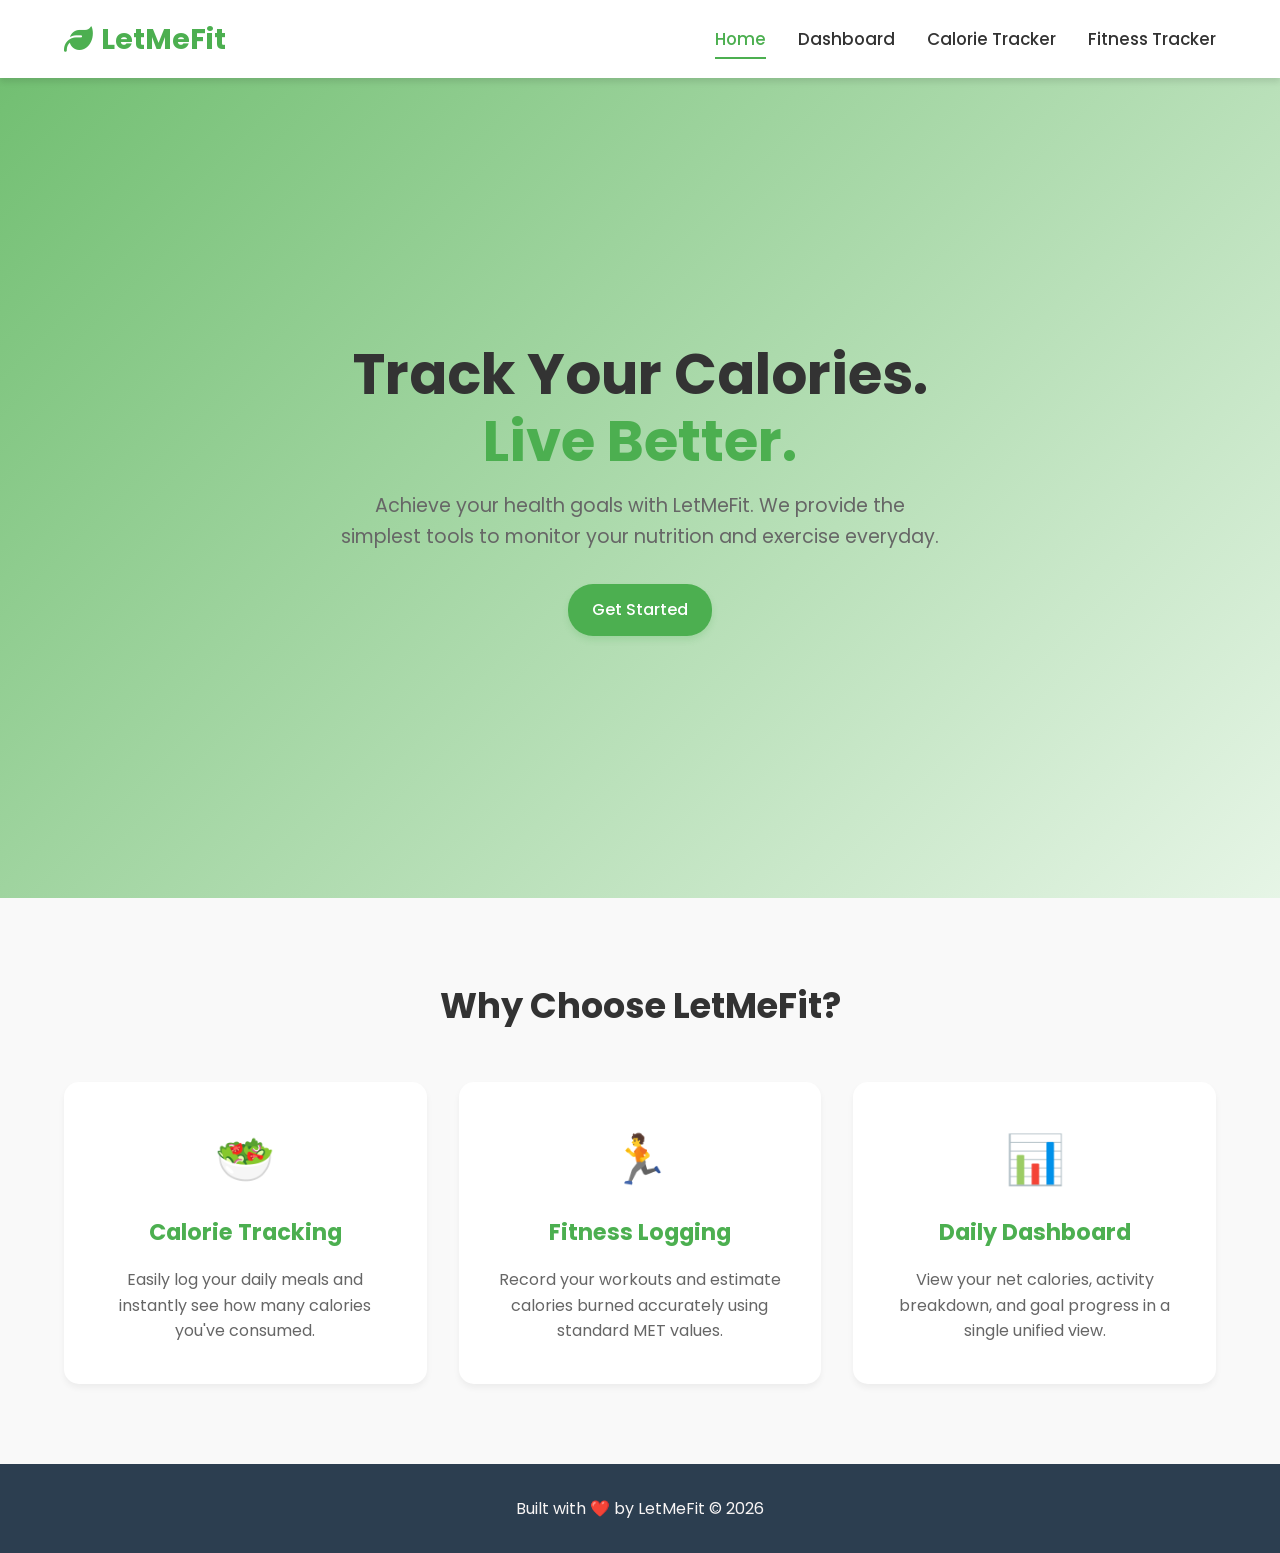
<file: index.html>
<!DOCTYPE html>
<html lang="en">

<head>
  <meta charset="UTF-8">
  <meta name="viewport" content="width=device-width, initial-scale=1.0">
  <title>LetMeFit - Track Your Calories. Live Better.</title>
  <link rel="stylesheet" href="css/style.css">
  <link rel="stylesheet" href="https://cdnjs.cloudflare.com/ajax/libs/font-awesome/6.4.0/css/all.min.css">
  <style>
    .features {
      padding: 5rem 5%;
      background-color: var(--light-bg);
      text-align: center;
    }

    .features h2 {
      font-size: 2.2rem;
      margin-bottom: 3rem;
      color: var(--text-color);
    }

    .feature-grid {
      display: grid;
      grid-template-columns: repeat(auto-fit, minmax(300px, 1fr));
      gap: 2rem;
      max-width: 1200px;
      margin: 0 auto;
    }

    .feature-card {
      background: #fff;
      padding: 2.5rem 2rem;
      border-radius: 15px;
      box-shadow: 0 4px 6px rgba(0, 0, 0, 0.05);
      transition: transform 0.3s ease, box-shadow 0.3s ease;
    }

    .feature-card:hover {
      transform: translateY(-5px);
      box-shadow: 0 10px 20px rgba(0, 0, 0, 0.1);
    }

    .feature-icon {
      font-size: 3rem;
      margin-bottom: 1rem;
    }

    .feature-card h3 {
      font-size: 1.4rem;
      margin-bottom: 1rem;
      color: var(--primary-color);
    }

    .feature-card p {
      color: #666;
    }

    footer {
      background-color: #2c3e50;
      color: #f8f5f5;
      text-align: center;
      padding: 2rem 0;
      margin-top: auto;
    }
  </style>
</head>

<body>
  <nav class="navbar">
    <div class="logo">
      <a href="index.html"><i class="fas fa-leaf"></i> LetMeFit</a>
    </div>
    <ul class="nav-links">
      <li><a href="index.html" class="active">Home</a></li>
      <li><a href="dashboard.html">Dashboard</a></li>
      <li><a href="calorie-tracker.html">Calorie Tracker</a></li>
      <li><a href="fitness-tracker.html">Fitness Tracker</a></li>
    </ul>
    <div class="menu-toggle">
      <i class="fas fa-bars"></i>
    </div>
  </nav>

  <section class="hero">
    <div class="hero-content">
      <h1>Track Your Calories. <br><span>Live Better.</span></h1>
      <p>Achieve your health goals with LetMeFit. We provide the simplest tools to monitor your nutrition and exercise
        everyday.</p>
      <div class="hero-btns" style="margin-top: 1.5rem;">
        <a href="#" id="get-started-btn" class="btn">Get Started</a>
      </div>
    </div>
  </section>

  <section class="features">
    <h2>Why Choose LetMeFit?</h2>
    <div class="feature-grid">
      <div class="feature-card">
        <div class="feature-icon">🥗</div>
        <h3>Calorie Tracking</h3>
        <p>Easily log your daily meals and instantly see how many calories you've consumed.</p>
      </div>
      <div class="feature-card">
        <div class="feature-icon">🏃</div>
        <h3>Fitness Logging</h3>
        <p>Record your workouts and estimate calories burned accurately using standard MET values.</p>
      </div>
      <div class="feature-card">
        <div class="feature-icon">📊</div>
        <h3>Daily Dashboard</h3>
        <p>View your net calories, activity breakdown, and goal progress in a single unified view.</p>
      </div>
    </div>
  </section>

  <footer>
    <p>Built with ❤️ by LetMeFit &copy; 2026</p>
  </footer>

  <script src="js/app.js"></script>
</body>

</html>
</file>
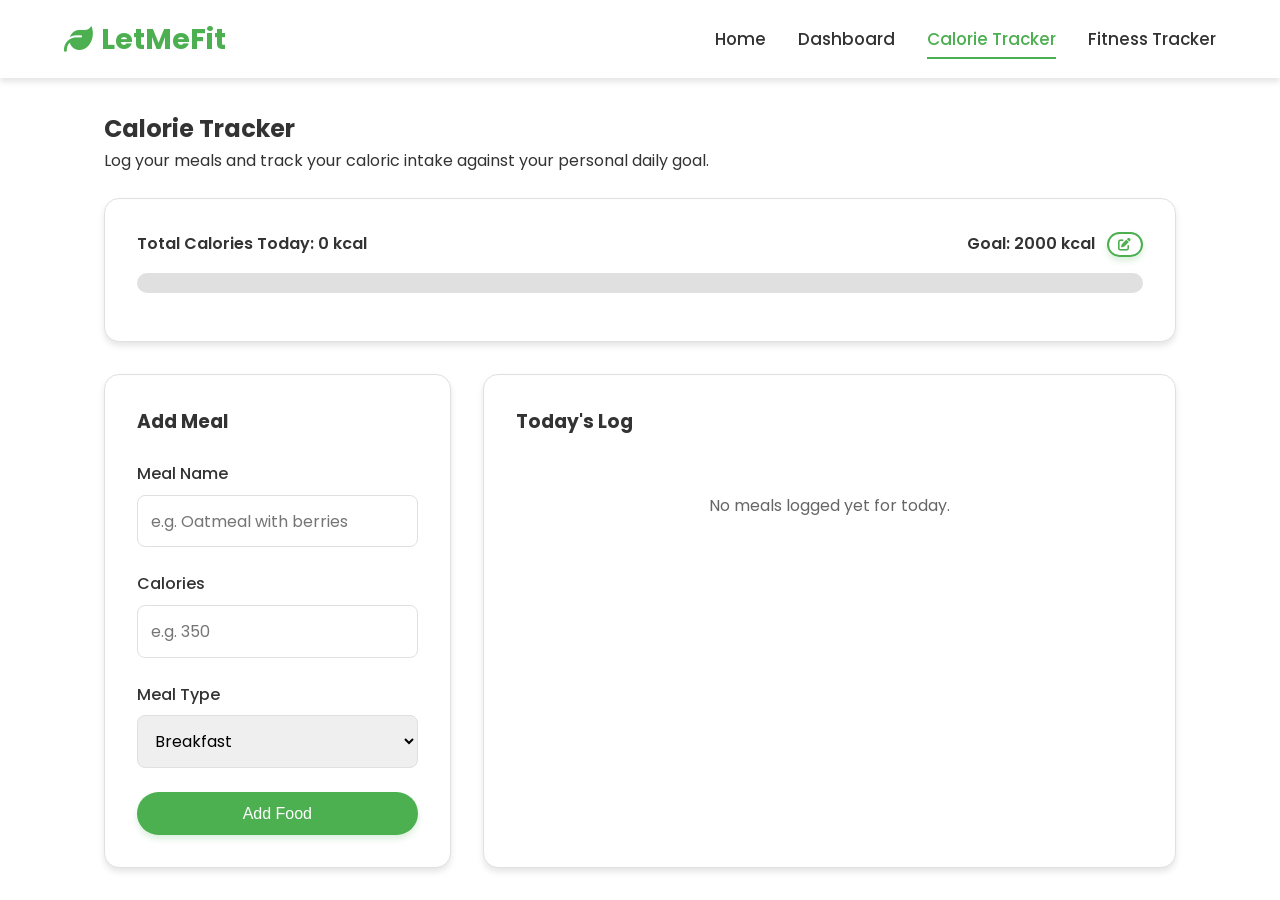
<file: calorie-tracker.html>
<!DOCTYPE html>
<html lang="en">
<head>
  <meta charset="UTF-8">
  <meta name="viewport" content="width=device-width, initial-scale=1.0">
  <title>Calorie Tracker - LetMeFit</title>
  <link rel="stylesheet" href="css/style.css">
  <link rel="stylesheet" href="https://cdnjs.cloudflare.com/ajax/libs/font-awesome/6.4.0/css/all.min.css">
  <style>
    .delete-btn {
      color: #f44336;
      background: none;
      border: none;
      cursor: pointer;
      font-size: 1.1rem;
      padding: 0.2rem;
      transition: var(--transition);
    }
    .delete-btn:hover {
      color: #d32f2f;
      transform: scale(1.1);
    }
    .meal-list {
      margin-top: 1.5rem;
    }
    .goal-header {
      display: flex;
      justify-content: space-between;
      align-items: center;
      margin-bottom: 0.5rem;
    }
    #goal-edit-container {
      display: none;
      background-color: var(--light-bg);
      padding: 1rem;
      border-radius: 8px;
      margin-bottom: 1.5rem;
      border: 1px solid var(--border-color);
    }
  </style>
</head>
<body>
  <nav class="navbar">
    <div class="logo">
      <a href="index.html"><i class="fas fa-leaf"></i> LetMeFit</a>
    </div>
    <ul class="nav-links">
      <li><a href="index.html">Home</a></li>
      <li><a href="dashboard.html">Dashboard</a></li>
      <li><a href="calorie-tracker.html" class="active">Calorie Tracker</a></li>
      <li><a href="fitness-tracker.html">Fitness Tracker</a></li>
    </ul>
    <div class="menu-toggle">
      <i class="fas fa-bars"></i>
    </div>
  </nav>

  <main class="container">
    <h2>Calorie Tracker</h2>
    <p>Log your meals and track your caloric intake against your personal daily goal.</p>
    
    <div class="card" style="margin-top: 1.5rem;">
      <div class="goal-header">
        <div class="summary-bar" style="width: 100%; margin-bottom: 0px;">
          <span>Total Calories Today: <span id="total-calories">0</span> kcal</span>
          <span>Goal: <span id="calorie-goal-display">2000</span> kcal 
            <button id="edit-goal-btn" class="btn btn-outline" title="Edit Goal" style="padding: 0.2rem 0.6rem; font-size: 0.8rem; margin-left: 0.5rem;">
              <i class="fas fa-edit"></i>
            </button>
          </span>
        </div>
      </div>
      
      <div id="goal-edit-container">
        <label for="new-goal" style="font-weight: 500; font-size: 0.95rem; display: block; margin-bottom: 0.5rem;">Set New Daily Calorie Goal:</label>
        <div style="display: flex; gap: 0.5rem;">
          <input type="number" id="new-goal" style="padding: 0.5rem; border: 1px solid var(--border-color); border-radius: 4px; flex-grow: 1;" min="100">
          <button id="save-goal-btn" class="btn" style="padding: 0.5rem 1.5rem;">Save</button>
        </div>
      </div>

      <div class="progress-container">
        <div class="progress-bar" id="calorie-progress"></div>
      </div>
    </div>
    
    <div class="tracker-grid">
      <div class="card">
        <h3>Add Meal</h3>
        <form id="calorie-form" style="margin-top: 1.5rem;">
          <div class="form-group">
            <label for="food-name">Meal Name</label>
            <input type="text" id="food-name" placeholder="e.g. Oatmeal with berries" required>
          </div>
          <div class="form-group">
            <label for="calories">Calories</label>
            <input type="number" id="calories" placeholder="e.g. 350" required min="1">
          </div>
          <div class="form-group">
            <label for="meal-type">Meal Type</label>
            <select id="meal-type" required>
              <option value="Breakfast">Breakfast</option>
              <option value="Lunch">Lunch</option>
              <option value="Dinner">Dinner</option>
              <option value="Snack">Snack</option>
            </select>
          </div>
          <button type="submit" class="btn" style="width: 100%;">Add Food</button>
        </form>
      </div>

      <div class="card">
        <h3>Today's Log</h3>
        <div class="list-container">
          <div class="meal-list" id="meal-list">
            <!-- Meal items will be injected here by JS -->
          </div>
        </div>
      </div>
    </div>
  </main>

  <script src="js/storage.js"></script>
  <script src="js/app.js"></script>
  <script src="js/calorie.js"></script>
</body>
</html>
</file>
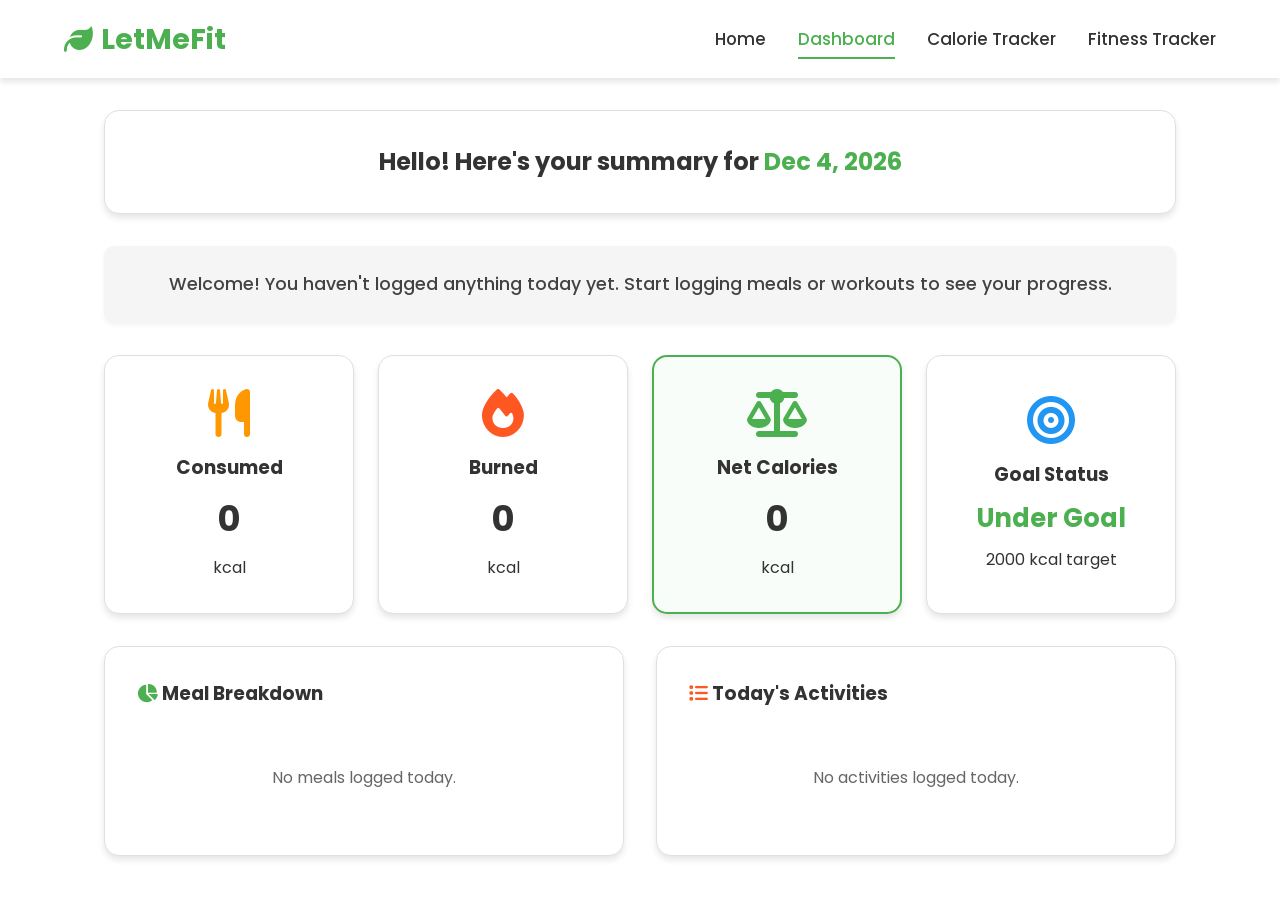
<file: dashboard.html>
<!DOCTYPE html>
<html lang="en">
<head>
  <meta charset="UTF-8">
  <meta name="viewport" content="width=device-width, initial-scale=1.0">
  <title>Dashboard - LetMeFit</title>
  <link rel="stylesheet" href="css/style.css">
  <link rel="stylesheet" href="https://cdnjs.cloudflare.com/ajax/libs/font-awesome/6.4.0/css/all.min.css">
  <style>
    .dashboard-grid-4 {
      display: grid;
      grid-template-columns: repeat(4, 1fr);
      gap: 1.5rem;
      margin-top: 1.5rem;
    }
    @media (max-width: 992px) {
      .dashboard-grid-4 {
        grid-template-columns: repeat(2, 1fr);
      }
    }
    @media (max-width: 576px) {
      .dashboard-grid-4 {
        grid-template-columns: 1fr;
      }
    }
    
    .stat-card {
      padding: 2rem 1.5rem;
      display: flex;
      flex-direction: column;
      align-items: center;
      justify-content: center;
      text-align: center;
    }
    .stat-card.highlight {
      background-color: #f9fdf9;
      border: 2px solid var(--primary-color);
    }
    .stat-value {
      font-size: 2.2rem;
      font-weight: 700;
      margin: 0.5rem 0;
      color: var(--text-color);
    }
    
    .dashboard-content-grid {
      display: grid;
      grid-template-columns: 1fr 1fr;
      gap: 2rem;
      margin-top: 2rem;
    }
    @media (max-width: 768px) {
      .dashboard-content-grid {
        grid-template-columns: 1fr;
      }
    }
    
    .breakdown-item {
      display: flex;
      justify-content: space-between;
      align-items: center;
      padding: 0.8rem 0;
      border-bottom: 1px solid var(--border-color);
    }
    .breakdown-item:last-child {
      border-bottom: none;
    }
    .breakdown-bar-bg {
      flex-grow: 1;
      height: 10px;
      background-color: var(--border-color);
      border-radius: 5px;
      margin: 0 1rem;
      overflow: hidden;
    }
    .breakdown-bar-fill {
      height: 100%;
      background-color: var(--primary-color);
      width: 0%;
      transition: width 0.5s ease;
    }
    
    .motivational-message {
      padding: 1.5rem;
      border-radius: 10px;
      font-size: 1.1rem;
      font-weight: 500;
      text-align: center;
      margin-bottom: 2rem;
      box-shadow: 0 2px 4px rgba(0,0,0,0.05);
    }
  </style>
</head>
<body>
  <nav class="navbar">
    <div class="logo">
      <a href="index.html"><i class="fas fa-leaf"></i> LetMeFit</a>
    </div>
    <ul class="nav-links">
      <li><a href="index.html">Home</a></li>
      <li><a href="dashboard.html" class="active">Dashboard</a></li>
      <li><a href="calorie-tracker.html">Calorie Tracker</a></li>
      <li><a href="fitness-tracker.html">Fitness Tracker</a></li>
    </ul>
    <div class="menu-toggle">
      <i class="fas fa-bars"></i>
    </div>
  </nav>

  <main class="container">
    <div class="card" style="margin-bottom: 2rem; text-align: center;">
      <h2>Hello! Here's your summary for <span id="display-date" style="color: var(--primary-color);">Today</span></h2>
    </div>

    <!-- Motivational Message -->
    <div id="motivational-message" class="motivational-message">
      <!-- Injected via JS -->
    </div>

    <!-- 4 Stat Cards -->
    <div class="dashboard-grid-4">
      <div class="card stat-card">
        <i class="fas fa-utensils stat-icon" style="color: #ff9800;"></i>
        <h3>Consumed</h3>
        <div class="stat-value" id="stat-consumed">0</div>
        <p>kcal</p>
      </div>
      <div class="card stat-card">
        <i class="fas fa-fire stat-icon" style="color: #ff5722;"></i>
        <h3>Burned</h3>
        <div class="stat-value" id="stat-burned">0</div>
        <p>kcal</p>
      </div>
      <div class="card stat-card highlight">
        <i class="fas fa-balance-scale stat-icon" style="color: var(--primary-color);"></i>
        <h3>Net Calories</h3>
        <div class="stat-value" id="stat-net">0</div>
        <p>kcal</p>
      </div>
      <div class="card stat-card">
        <i class="fas fa-bullseye stat-icon" style="color: #2196f3;"></i>
        <h3>Goal Status</h3>
        <div class="stat-value" id="stat-goal" style="font-size: 1.6rem;">Ready</div>
        <p><span id="dashboard-goal-display">2000</span> kcal target</p>
      </div>
    </div>

    <div class="dashboard-content-grid">
      <!-- Meal Breakdown -->
      <div class="card">
        <h3><i class="fas fa-chart-pie" style="color: var(--primary-color);"></i> Meal Breakdown</h3>
        <div class="meal-breakdown" id="meal-breakdown" style="margin-top: 1.5rem;">
          <!-- Injected via JS -->
        </div>
      </div>
      
      <!-- Activity Log -->
      <div class="card">
        <h3><i class="fas fa-list" style="color: #ff5722;"></i> Today's Activities</h3>
        <div class="activity-log" id="activity-log" style="margin-top: 1.5rem;">
          <!-- Injected via JS -->
        </div>
      </div>
    </div>
  </main>

  <script src="js/storage.js"></script>
  <script src="js/app.js"></script>
  <script src="js/dashboard.js"></script>
</body>
</html>
</file>
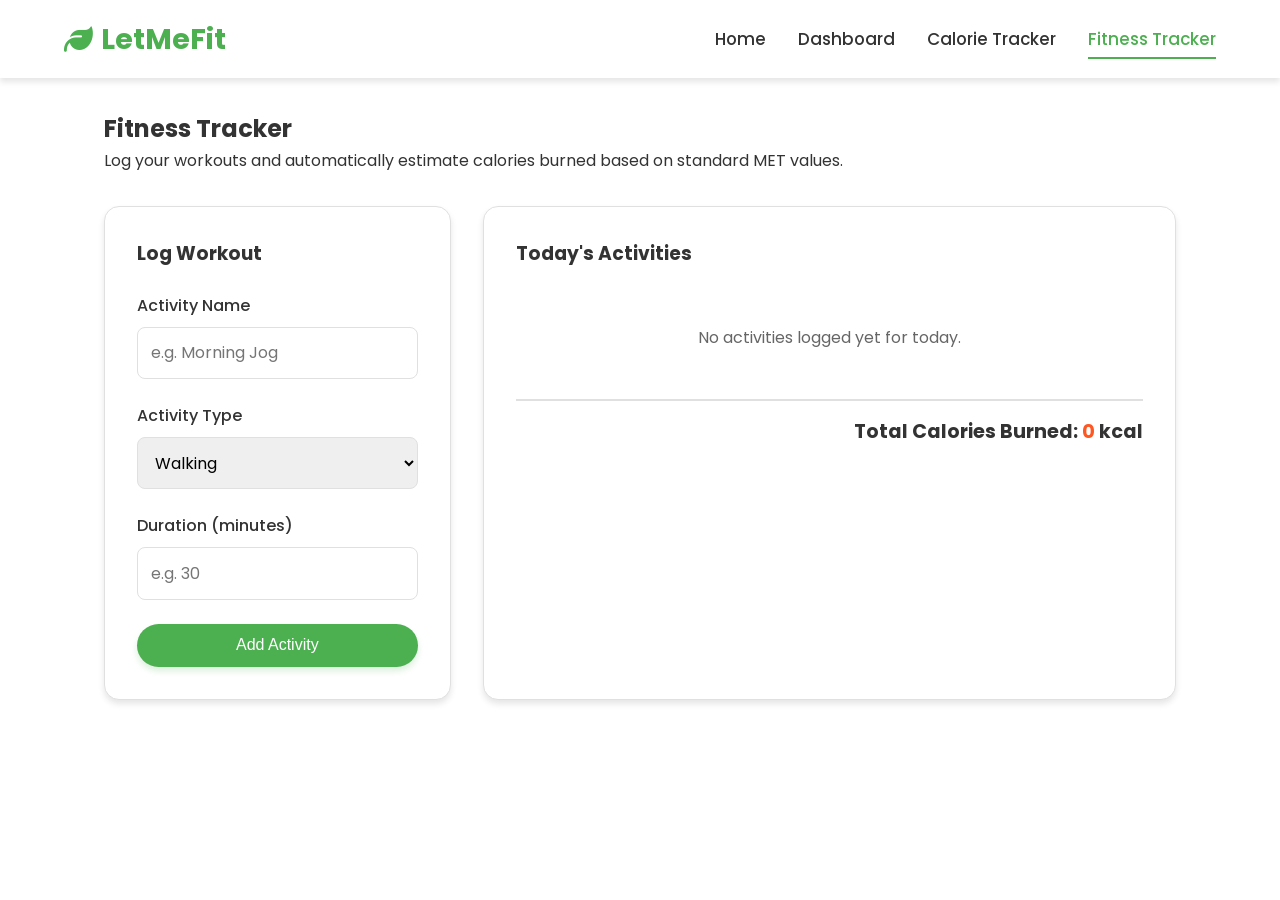
<file: fitness-tracker.html>
<!DOCTYPE html>
<html lang="en">
<head>
  <meta charset="UTF-8">
  <meta name="viewport" content="width=device-width, initial-scale=1.0">
  <title>Fitness Tracker - LetMeFit</title>
  <link rel="stylesheet" href="css/style.css">
  <link rel="stylesheet" href="https://cdnjs.cloudflare.com/ajax/libs/font-awesome/6.4.0/css/all.min.css">
  <style>
    .delete-btn {
      color: #f44336;
      background: none;
      border: none;
      cursor: pointer;
      font-size: 1.1rem;
      padding: 0.2rem;
      transition: var(--transition);
    }
    .delete-btn:hover {
      color: #d32f2f;
      transform: scale(1.1);
    }
    .activity-list {
      margin-top: 1.5rem;
    }
    .total-burned {
      font-weight: 700;
      font-size: 1.2rem;
      text-align: right;
      padding-top: 1rem;
      margin-top: 1rem;
      border-top: 2px solid var(--border-color);
    }
  </style>
</head>
<body>
  <nav class="navbar">
    <div class="logo">
      <a href="index.html"><i class="fas fa-leaf"></i> LetMeFit</a>
    </div>
    <ul class="nav-links">
      <li><a href="index.html">Home</a></li>
      <li><a href="dashboard.html">Dashboard</a></li>
      <li><a href="calorie-tracker.html">Calorie Tracker</a></li>
      <li><a href="fitness-tracker.html" class="active">Fitness Tracker</a></li>
    </ul>
    <div class="menu-toggle">
      <i class="fas fa-bars"></i>
    </div>
  </nav>

  <main class="container">
    <h2>Fitness Tracker</h2>
    <p>Log your workouts and automatically estimate calories burned based on standard MET values.</p>
    
    <div class="tracker-grid">
      <div class="card">
        <h3>Log Workout</h3>
        <form id="fitness-form" style="margin-top: 1.5rem;" novalidate>
          <div id="fitness-error" class="error-message"></div>
          <div class="form-group">
            <label for="workout-name">Activity Name</label>
            <input type="text" id="workout-name" placeholder="e.g. Morning Jog">
          </div>
          <div class="form-group">
            <label for="activity-type">Activity Type</label>
            <select id="activity-type">
              <option value="Walking">Walking</option>
              <option value="Running">Running</option>
              <option value="Cycling">Cycling</option>
              <option value="Gym">Gym</option>
              <option value="Swimming">Swimming</option>
              <option value="Other">Other</option>
            </select>
          </div>
          <div class="form-group">
            <label for="duration">Duration (minutes)</label>
            <input type="number" id="duration" placeholder="e.g. 30" min="1">
          </div>
          <button type="submit" class="btn" style="width: 100%;">Add Activity</button>
        </form>
      </div>

      <div class="card">
        <h3>Today's Activities</h3>
        <div class="list-container">
          <div class="activity-list" id="activity-list">
            <!-- Activity items will be injected here by JS -->
          </div>
        </div>
        <div class="total-burned">
          Total Calories Burned: <span id="total-burned" style="color: #ff5722;">0</span> kcal
        </div>
      </div>
    </div>
  </main>

  <script src="js/storage.js"></script>
  <script src="js/app.js"></script>
  <script src="js/fitness.js"></script>
</body>
</html>
</file>
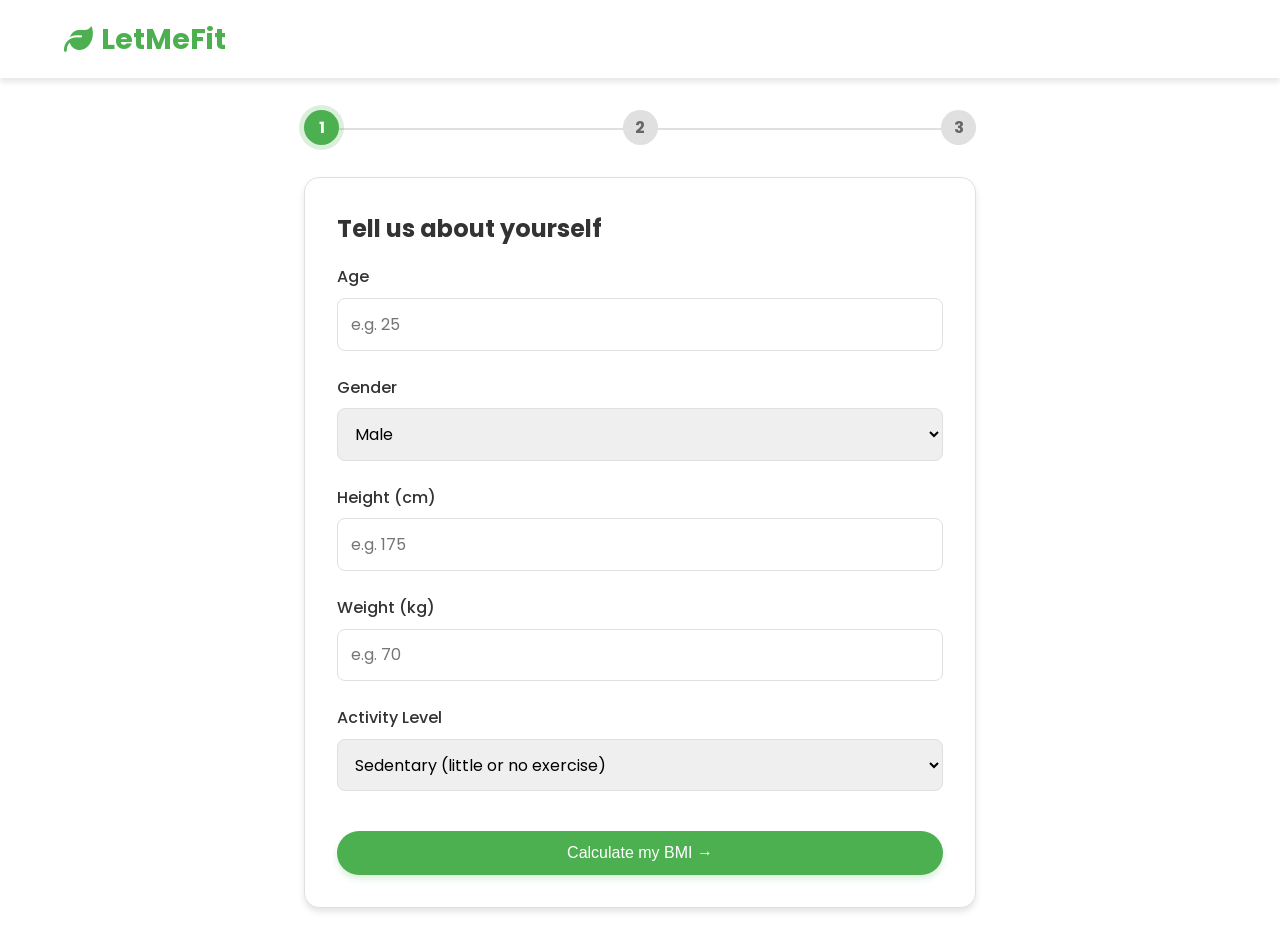
<file: profile-setup.html>
<!DOCTYPE html>
<html lang="en">
<head>
  <meta charset="UTF-8">
  <meta name="viewport" content="width=device-width, initial-scale=1.0">
  <title>Setup Profile - LetMeFit</title>
  <link rel="stylesheet" href="css/style.css">
  <link rel="stylesheet" href="https://cdnjs.cloudflare.com/ajax/libs/font-awesome/6.4.0/css/all.min.css">
  <style>
    @media (max-width: 768px) {
      .goal-grid {
        grid-template-columns: 1fr;
      }
    }
  </style>
</head>
<body>
  <nav class="navbar">
    <div class="logo">
      <a href="index.html"><i class="fas fa-leaf"></i> LetMeFit</a>
    </div>
  </nav>

  <main class="container" style="max-width: 800px; padding: 2rem 5%;">
    <div class="wizard-steps">
      <div class="step-indicator active" id="ind-1">1</div>
      <div class="step-indicator" id="ind-2">2</div>
      <div class="step-indicator" id="ind-3">3</div>
    </div>

    <div class="card" style="margin-top: 1.5rem;">
      
      <!-- STEP 1 -->
      <div id="step-1" class="wizard-panel active">
        <h2 style="margin-bottom: 1rem;">Tell us about yourself</h2>
        <div id="setup-error" class="error-message"></div>
        <div class="dashboard-grid-4" style="grid-template-columns: 1fr 1fr; margin-top:0;">
          <div class="form-group">
            <label for="prof-age">Age</label>
            <input type="number" id="prof-age" placeholder="e.g. 25" min="10" max="100">
          </div>
          <div class="form-group">
            <label for="prof-gender">Gender</label>
            <select id="prof-gender">
              <option value="Male">Male</option>
              <option value="Female">Female</option>
            </select>
          </div>
          <div class="form-group">
            <label for="prof-height">Height (cm)</label>
            <input type="number" id="prof-height" placeholder="e.g. 175" min="100" max="250">
          </div>
          <div class="form-group">
            <label for="prof-weight">Weight (kg)</label>
            <input type="number" id="prof-weight" placeholder="e.g. 70" min="30" max="300">
          </div>
        </div>
        <div class="form-group" style="margin-top: 1rem;">
          <label for="prof-activity">Activity Level</label>
          <select id="prof-activity">
            <option value="1.2">Sedentary (little or no exercise)</option>
            <option value="1.375">Lightly Active (light exercise/sports 1-3 days/week)</option>
            <option value="1.55">Moderately Active (moderate exercise/sports 3-5 days/week)</option>
            <option value="1.725">Very Active (hard exercise/sports 6-7 days/week)</option>
            <option value="1.9">Athlete (very hard exercise/physical job)</option>
          </select>
        </div>
        <button id="btn-to-step2" class="btn" style="width: 100%; margin-top: 1rem;">Calculate my BMI &rarr;</button>
      </div>

      <!-- STEP 2 -->
      <div id="step-2" class="wizard-panel">
        <h2 style="margin-bottom: 0.5rem;">Your BMI result</h2>
        <p style="color: #666; margin-bottom: 1.5rem;">Here is a snapshot of your estimated daily maintenance targets and body composition.</p>
        
        <div class="dashboard-grid-4" style="grid-template-columns: 1fr 1fr 1fr; margin-bottom: 2rem;">
          <div class="card stat-card highlight" style="padding: 1rem;">
            <h3>BMI</h3>
            <div class="stat-value" id="res-bmi" style="color: var(--primary-color);">0</div>
            <p id="res-bmi-badge" style="font-weight: 600;">Normal</p>
          </div>
          <div class="card stat-card" style="padding: 1rem;">
            <h3>BMR</h3>
            <div class="stat-value" id="res-bmr">0</div>
            <p>kcal (Resting)</p>
          </div>
          <div class="card stat-card" style="padding: 1rem;">
            <h3>Maintenance</h3>
            <div class="stat-value" id="res-tdee" style="color: #ff9800;">0</div>
            <p>kcal (TDEE)</p>
          </div>
        </div>

        <div class="bmi-bar-container">
          <div style="display:flex; justify-content:space-between; font-size:0.8rem; color:#666; margin-bottom:0.25rem;">
            <span>Under</span>
            <span style="padding-right: 50px;">Normal</span>
            <span style="padding-right: 25px;">Overweight</span>
            <span>Obese</span>
          </div>
          <div class="bmi-gradient"></div>
          <div id="bmi-needle" class="bmi-pointer" style="left: 0%;"></div>
        </div>

        <p id="bmi-context-msg" style="text-align: center; margin-bottom: 2rem; padding: 1rem; background: var(--light-bg); border-radius: 8px;"></p>

        <div style="display: flex; gap: 1rem; justify-content: space-between;">
          <button id="btn-back-1" class="btn btn-outline">&larr; Back</button>
          <button id="btn-to-step3" class="btn">Choose my goal &rarr;</button>
        </div>
      </div>

      <!-- STEP 3 -->
      <div id="step-3" class="wizard-panel">
        <h2>Choose your goal</h2>
        <p style="color: #666;">Based on your maintenance TDEE of <strong id="goal-tdee-display" style="color: var(--text-color);">0</strong> kcal.</p>
        
        <div class="goal-grid" id="goal-grid">
          <!-- Injected via JS -->
        </div>

        <div id="goal-info-box" style="display:none; margin-top:1.5rem; padding:1rem; background:#e8f5e9; border: 1px solid #c8e6c9; border-radius: 8px; color: #2e7d32; font-size: 0.95rem;">
        </div>

        <div style="display: flex; gap: 1rem; justify-content: space-between; margin-top: 2rem;">
          <button id="btn-back-2" class="btn btn-outline">&larr; Back</button>
          <button id="btn-save-profile" class="btn" disabled style="opacity: 0.5;">Save & start tracking &rarr;</button>
        </div>
      </div>

    </div>
  </main>

  <script src="js/storage.js"></script>
  <script src="js/profile.js"></script>
</body>
</html>
</file>
<file: css/style.css>
@import url('https://fonts.googleapis.com/css2?family=Poppins:wght@300;400;500;600;700&display=swap');

:root {
  --primary-color: #4CAF50;
  --secondary-color: #45a049;
  --bg-color: #ffffff;
  --text-color: #333333;
  --light-bg: #f9f9f9;
  --border-color: #e0e0e0;
  --shadow: 0 4px 6px rgba(0, 0, 0, 0.1);
  --transition: all 0.3s ease;
}

* {
  margin: 0;
  padding: 0;
  box-sizing: border-box;
}

body {
  font-family: 'Poppins', sans-serif;
  background-color: var(--bg-color);
  color: var(--text-color);
  line-height: 1.6;
}

/* Wizard Styles */
.wizard-steps {
  display: flex;
  justify-content: space-between;
  margin-bottom: 2rem;
  position: relative;
}
.wizard-steps::before {
  content: '';
  position: absolute;
  top: 50%;
  left: 0;
  right: 0;
  height: 2px;
  background: var(--border-color);
  z-index: 1;
}
.step-indicator {
  width: 35px;
  height: 35px;
  border-radius: 50%;
  background: var(--border-color);
  color: #666;
  display: flex;
  align-items: center;
  justify-content: center;
  font-weight: bold;
  z-index: 2;
  position: relative;
  transition: var(--transition);
}
.step-indicator.active {
  background: var(--primary-color);
  color: #fff;
  box-shadow: 0 0 0 5px rgba(76, 175, 80, 0.2);
}

.wizard-panel {
  display: none;
}
.wizard-panel.active {
  display: block;
}

/* BMI Gradient Bar */
.bmi-bar-container {
  margin: 2rem 0;
  position: relative;
}
.bmi-gradient {
  height: 15px;
  width: 100%;
  border-radius: 10px;
  background: linear-gradient(to right, #2196f3 0%, #2196f3 28%, #4caf50 28%, #4caf50 50%, #ff9800 50%, #ff9800 66%, #f44336 66%, #f44336 100%);
}
.bmi-pointer {
  position: absolute;
  top: -10px;
  width: 4px;
  height: 35px;
  background: #333;
  border-radius: 2px;
  transform: translateX(-50%);
  transition: left 0.5s ease-out;
}
.bmi-pointer::before {
  content: '';
  position: absolute;
  top: -8px;
  left: -4px;
  border-width: 6px;
  border-style: solid;
  border-color: transparent transparent #333 transparent;
}

/* Goal Cards */
.goal-grid {
  display: grid;
  grid-template-columns: 1fr 1fr;
  gap: 1.5rem;
  margin-top: 1.5rem;
}
.goal-card {
  border: 2px solid var(--border-color);
  border-radius: 10px;
  padding: 1.5rem;
  cursor: pointer;
  transition: var(--transition);
  text-align: left;
}
.goal-card:hover {
  border-color: #aaa;
}
.goal-card.selected {
  border-color: var(--primary-color);
  background-color: #f1f8e9;
}
.goal-card h4 {
  margin-bottom: 0.5rem;
  color: var(--text-color);
}

/* Navbar */
.navbar {
  display: flex;
  justify-content: space-between;
  align-items: center;
  padding: 1rem 5%;
  background-color: var(--bg-color);
  box-shadow: var(--shadow);
  position: sticky;
  top: 0;
  z-index: 1000;
}

.logo a {
  font-size: 1.8rem;
  font-weight: 700;
  color: var(--primary-color);
  text-decoration: none;
  display: flex;
  align-items: center;
  gap: 0.5rem;
}

.nav-links {
  display: flex;
  list-style: none;
  gap: 2rem;
}

.nav-links a {
  text-decoration: none;
  color: var(--text-color);
  font-weight: 500;
  font-size: 1.05rem;
  transition: var(--transition);
  padding: 0.5rem 0;
  position: relative;
}

.nav-links a::after {
  content: '';
  position: absolute;
  width: 0;
  height: 2px;
  bottom: 0;
  left: 0;
  background-color: var(--primary-color);
  transition: var(--transition);
}

.nav-links a:hover {
  color: var(--primary-color);
}

.nav-links a:hover::after,
.nav-links a.active::after {
  width: 100%;
}

.nav-links a.active {
  color: var(--primary-color);
}

.menu-toggle {
  display: none;
  font-size: 1.5rem;
  cursor: pointer;
  color: var(--text-color);
}

/* Base Layout */
.container {
  max-width: 1200px;
  margin: 0 auto;
  padding: 2rem 5%;
}

.btn {
  display: inline-block;
  padding: 0.8rem 1.5rem;
  background-color: var(--primary-color);
  color: #fff;
  border: none;
  border-radius: 25px;
  font-size: 1rem;
  font-weight: 500;
  cursor: pointer;
  text-decoration: none;
  transition: var(--transition);
  box-shadow: 0 4px 6px rgba(76, 175, 80, 0.2);
}

.btn:hover {
  background-color: var(--secondary-color);
  transform: translateY(-2px);
  box-shadow: 0 6px 12px rgba(76, 175, 80, 0.3);
}

.btn-outline {
  background-color: transparent;
  color: var(--primary-color);
  border: 2px solid var(--primary-color);
}

.btn-outline:hover {
  background-color: var(--primary-color);
  color: #fff;
}

/* Card */
.card {
  background: #fff;
  border-radius: 15px;
  padding: 2rem;
  box-shadow: var(--shadow);
  transition: var(--transition);
  border: 1px solid var(--border-color);
}

.card:hover {
  transform: translateY(-5px);
  box-shadow: 0 10px 20px rgba(0, 0, 0, 0.15);
}

/* Hero Section */
.hero {
  display: flex;
  align-items: center;
  justify-content: center;
  text-align: center;
  min-height: calc(100vh - 80px);
  background: linear-gradient(135deg, rgb(114, 191, 114) 0%, rgba(230, 245, 230, 1) 100%);
  padding: 2rem 5%;
}

.hero-content h1 {
  font-size: 3.5rem;
  line-height: 1.2;
  margin-bottom: 1rem;
  color: var(--text-color);
}

.hero-content h1 span {
  color: var(--primary-color);
}

.hero-content p {
  font-size: 1.2rem;
  margin-bottom: 2rem;
  color: #666;
  max-width: 600px;
  margin-left: auto;
  margin-right: auto;
}

/* Forms */
.form-group {
  margin-bottom: 1.5rem;
}

.form-group label {
  display: block;
  margin-bottom: 0.5rem;
  font-weight: 500;
}

.form-group input,
.form-group select {
  width: 100%;
  padding: 0.8rem;
  border: 1px solid var(--border-color);
  border-radius: 8px;
  font-family: inherit;
  font-size: 1rem;
  transition: var(--transition);
}

.form-group input:focus,
.form-group select:focus {
  outline: none;
  border-color: var(--primary-color);
  box-shadow: 0 0 0 2px rgba(76, 175, 80, 0.2);
}

/* Grids */
.tracker-grid {
  display: grid;
  grid-template-columns: 1fr 2fr;
  gap: 2rem;
  margin-top: 2rem;
}

.dashboard-grid {
  display: grid;
  grid-template-columns: repeat(auto-fit, minmax(300px, 1fr));
  gap: 2rem;
  margin-top: 2rem;
}

/* Stat Card */
.stat-card {
  text-align: center;
  padding: 3rem 2rem;
}

.stat-icon {
  font-size: 3rem;
  color: var(--primary-color);
  margin-bottom: 1rem;
}

.stat-value {
  font-size: 2.5rem;
  font-weight: 700;
  margin: 1rem 0;
}

/* List Item */
.list-item {
  display: flex;
  justify-content: space-between;
  padding: 1rem;
  border-bottom: 1px solid var(--border-color);
}

.list-item:last-child {
  border-bottom: none;
}

/* Progress Bar & Summary */
.progress-container {
  width: 100%;
  background-color: var(--border-color);
  border-radius: 10px;
  margin: 1rem 0;
  height: 20px;
  overflow: hidden;
}

.progress-bar {
  height: 100%;
  background-color: var(--primary-color);
  transition: width 0.3s ease, background-color 0.3s ease;
  width: 0%;
}

.progress-bar.danger {
  background-color: #f44336;
}

.summary-bar {
  display: flex;
  justify-content: space-between;
  font-weight: 600;
  margin-bottom: 0.5rem;
}

.text-danger {
  color: #f44336;
}

/* Feedback & Validation */
.error-message {
  color: #f44336;
  background-color: #ffebee;
  padding: 0.8rem;
  border-radius: 8px;
  margin-bottom: 1rem;
  display: none;
  font-size: 0.9rem;
  font-weight: 500;
}

.error-message.show {
  display: block;
}

/* Horizontal Scroll for log lists */
.list-container {
  width: 100%;
  overflow-x: auto;
  border-radius: 8px;
}

.list-container>div {
  min-width: 450px;
}

/* Responsive */
@media screen and (max-width: 768px) {
  .nav-links {
    position: absolute;
    top: 100%;
    left: 0;
    width: 100%;
    background-color: var(--bg-color);
    flex-direction: column;
    align-items: center;
    padding: 2rem 0;
    gap: 1.5rem;
    box-shadow: 0 10px 10px rgba(0, 0, 0, 0.1);
    clip-path: circle(0 at center -100%);
    transition: all 0.5s ease;
  }

  .nav-links.active {
    clip-path: circle(150% at center center);
  }

  .menu-toggle {
    display: block;
  }

  .hero-content h1 {
    font-size: 2.5rem;
  }

  .tracker-grid {
    grid-template-columns: 1fr;
  }
}
</file>
